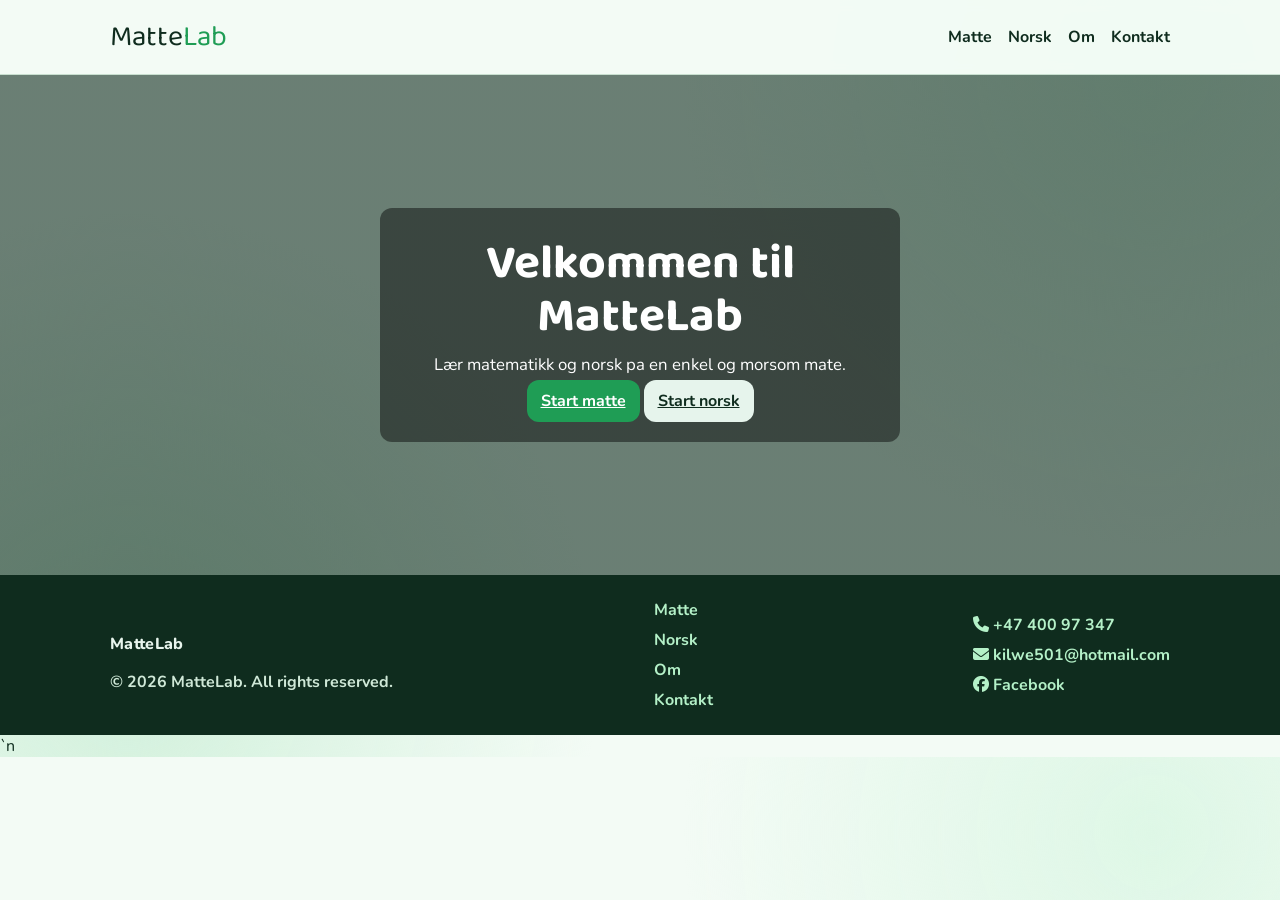
<file: index.html>
﻿<!DOCTYPE html>
<html lang="no">
<head>
  <meta charset="UTF-8">
  <meta name="viewport" content="width=device-width, initial-scale=1.0">
  <title>MatteLab</title>
  <link rel="preconnect" href="https://fonts.googleapis.com">
  <link rel="preconnect" href="https://fonts.gstatic.com" crossorigin>
  <link href="https://fonts.googleapis.com/css2?family=Nunito:wght@400;600;700;800&family=Baloo+2:wght@600;700&display=swap" rel="stylesheet">
  <link rel="stylesheet" href="styles.css">
  <link rel="stylesheet" href="https://cdnjs.cloudflare.com/ajax/libs/font-awesome/6.5.0/css/all.min.css">
</head>
<body>
  <header class="site-header">
    <div class="container row">
      <a class="logo" href="index.html">Matte<span>Lab</span></a>     <button class="menu-toggle" id="menuToggle" aria-label="Meny">☰</button>    <nav class="nav">
        <a href="matte.html">Matte</a>
        <a href="norsk.html">Norsk</a>
        <a href="about.html">Om</a>
        <a href="contact.html">Kontakt</a>
      </nav>
    </div>
  </header>

  <main>
    <section class="hero hero-landing">
      <div class="hero-text">
        <h1>Velkommen til MatteLab</h1>
        <p>Lær matematikk og norsk pa en enkel og morsom mate.</p>
        <div class="cta-grid">
          <a class="btn primary" href="matte.html">Start matte</a>
          <a class="btn" href="norsk.html">Start norsk</a>
        </div>
      </div>
    </section>
  </main>

    <footer class="footer">
    <div class="footer-container">
      <div>
        <p class="footer-brand">MatteLab</p>
        <p class="footer-rights">© 2026 MatteLab. All rights reserved.</p>
      </div>
      <div class="footer-links">
        <a href="matte.html">Matte</a>
        <a href="norsk.html">Norsk</a>
        <a href="about.html">Om</a>
        <a href="contact.html">Kontakt</a>
      </div>
      <div class="footer-contact">
        <a href="tel:+4740097347"><i class="fas fa-phone"></i> +47 400 97 347</a>
        <a href="mailto:kilwe501@hotmail.com"><i class="fas fa-envelope"></i> kilwe501@hotmail.com</a>
        <a href="https://facebook.com" target="_blank"><i class="fab fa-facebook"></i> Facebook</a>
      </div>
    </div>
  </footer>
  <script src="nav.js"></script>`n</body>
</html>
</file>
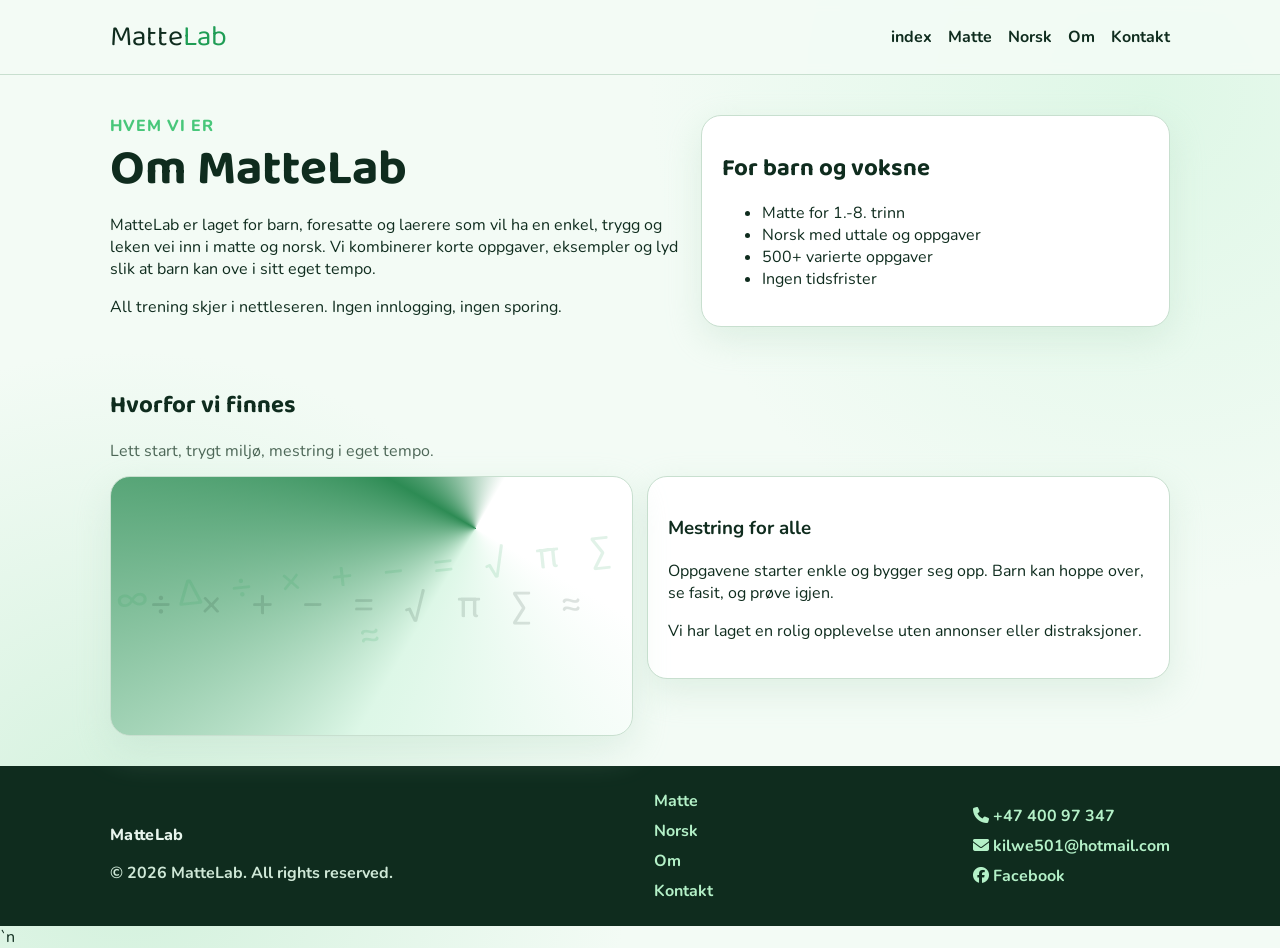
<file: about.html>
﻿<!DOCTYPE html>
<html lang="no">
<head>
  <meta charset="UTF-8">
  <meta name="viewport" content="width=device-width, initial-scale=1.0">
  <title>MatteLab - Om</title>
  <link rel="preconnect" href="https://fonts.googleapis.com">
  <link rel="preconnect" href="https://fonts.gstatic.com" crossorigin>
  <link href="https://fonts.googleapis.com/css2?family=Nunito:wght@400;600;700;800&family=Baloo+2:wght@600;700&display=swap" rel="stylesheet">
  <link rel="stylesheet" href="styles.css">
  <link rel="stylesheet" href="https://cdnjs.cloudflare.com/ajax/libs/font-awesome/6.5.0/css/all.min.css"></head>
<body>
  <header class="site-header">
    <div class="container row">
      <a class="logo" href="index.html">Matte<span>Lab</span></a>     <button class="menu-toggle" id="menuToggle" aria-label="Meny">☰</button>      <nav class="nav">
        <a href="index.html">index</a>
        <a href="matte.html">Matte</a>
        <a href="norsk.html">Norsk</a>
        <a href="about.html">Om</a>
        <a href="contact.html">Kontakt</a>
      </nav>
    </div>
  </header>

  <main>
    <section class="hero container">
      <div class="hero-text">
        <p class="tag">Hvem vi er</p>
        <h1>Om MatteLab</h1>
        <p>MatteLab er laget for barn, foresatte og laerere som vil ha en enkel, trygg og leken vei inn i matte og norsk. Vi kombinerer korte oppgaver, eksempler og lyd slik at barn kan ove i sitt eget tempo.</p>
        <p>All trening skjer i nettleseren. Ingen innlogging, ingen sporing.</p>
      </div>
      <div class="hero-card">
        <h2>For barn og voksne</h2>
        <ul>
          <li>Matte for 1.-8. trinn</li>
          <li>Norsk med uttale og oppgaver</li>
          <li>500+ varierte oppgaver</li>
          <li>Ingen tidsfrister</li>
        </ul>
      </div>
    </section>

    <section class="container section">
      <div class="section-head">
        <h2>Hvorfor vi finnes</h2>
        <p class="hint">Lett start, trygt miljø, mestring i eget tempo.</p>
      </div>
      <div class="dual-grid">
        <div class="hero-cover" aria-hidden="true"></div>
        <div class="hero-card">
          <h3>Mestring for alle</h3>
          <p>Oppgavene starter enkle og bygger seg opp. Barn kan hoppe over, se fasit, og prøve igjen.</p>
          <p>Vi har laget en rolig opplevelse uten annonser eller distraksjoner.</p>
        </div>
      </div>
    </section>
  </main>

    <footer class="footer">
    <div class="footer-container">
      <div>
        <p class="footer-brand">MatteLab</p>
        <p class="footer-rights">© 2026 MatteLab. All rights reserved.</p>
      </div>
      <div class="footer-links">
        <a href="matte.html">Matte</a>
        <a href="norsk.html">Norsk</a>
        <a href="about.html">Om</a>
        <a href="contact.html">Kontakt</a>
      </div>
      <div class="footer-contact">
        <a href="tel:+4740097347"><i class="fas fa-phone"></i> +47 400 97 347</a>
        <a href="mailto:kilwe501@hotmail.com"><i class="fas fa-envelope"></i> kilwe501@hotmail.com</a>
        <a href="https://facebook.com" target="_blank"><i class="fab fa-facebook"></i> Facebook</a>
      </div>
    </div>
  </footer>
  <script src="nav.js"></script>`n</body>
</html>
</file>
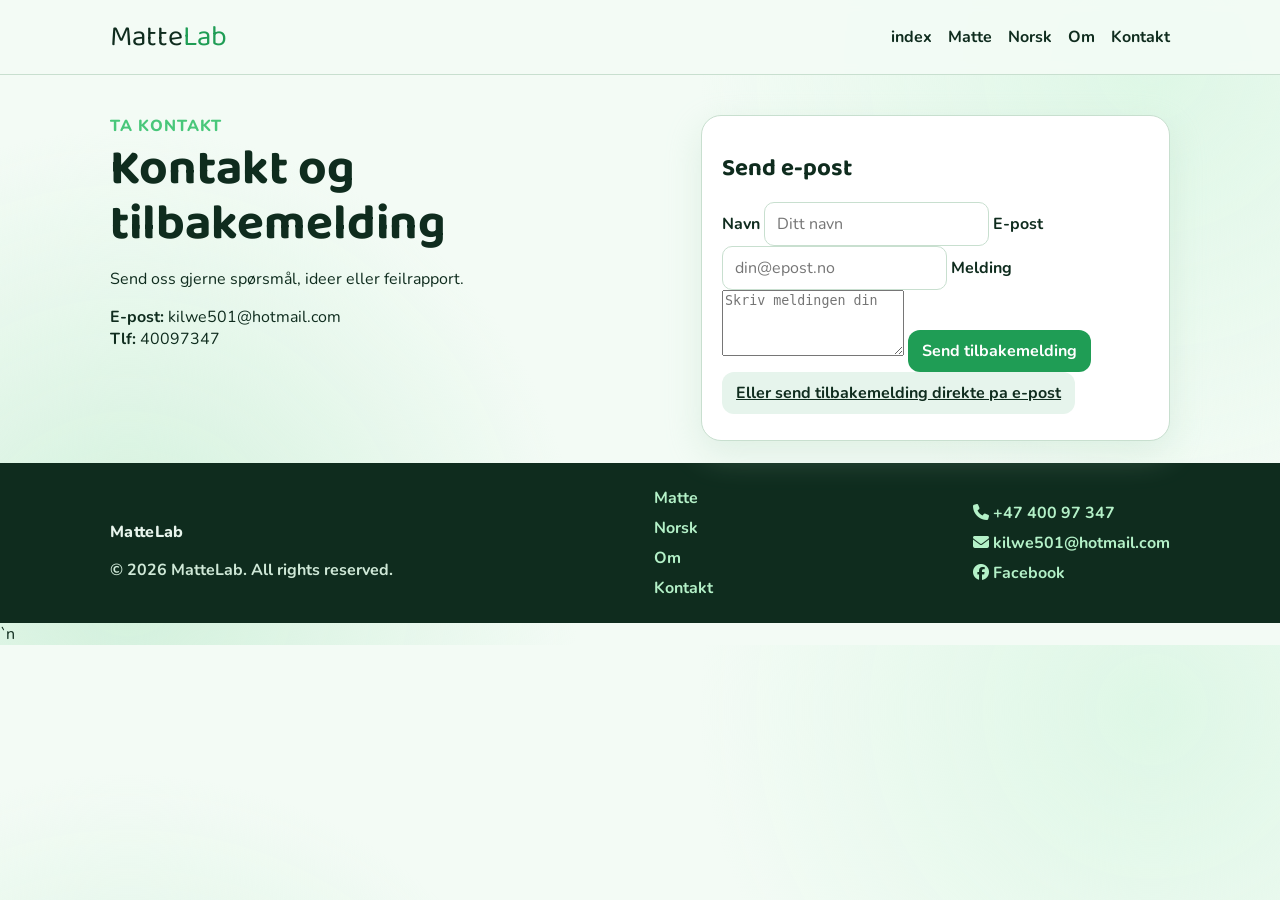
<file: contact.html>
﻿<!DOCTYPE html>
<html lang="no">
<head>
  <meta charset="UTF-8">
  <meta name="viewport" content="width=device-width, initial-scale=1.0">
  <title>MatteLab - Kontakt</title>
  <link rel="preconnect" href="https://fonts.googleapis.com">
  <link rel="preconnect" href="https://fonts.gstatic.com" crossorigin>
  <link href="https://fonts.googleapis.com/css2?family=Nunito:wght@400;600;700;800&family=Baloo+2:wght@600;700&display=swap" rel="stylesheet">
  <link rel="stylesheet" href="styles.css">
  <link rel="stylesheet" href="https://cdnjs.cloudflare.com/ajax/libs/font-awesome/6.5.0/css/all.min.css"></head>
<body>
  <header class="site-header">
    <div class="container row">
      <a class="logo" href="index.html">Matte<span>Lab</span></a>
      <button class="menu-toggle" id="menuToggle" aria-label="Meny">☰</button>
      <nav class="nav">
        <a href="index.html">index</a>
        <a href="matte.html">Matte</a>
        <a href="norsk.html">Norsk</a>
        <a href="about.html">Om</a>
        <a href="contact.html">Kontakt</a>
      </nav>
    </div>
  </header>

  <main>
    <section class="hero container">
      <div class="hero-text">
        <p class="tag">Ta kontakt</p>
        <h1>Kontakt og tilbakemelding</h1>
        <p>Send oss gjerne spørsmål, ideer eller feilrapport.</p>
        <p><strong>E-post:</strong> kilwe501@hotmail.com<br>
           <strong>Tlf:</strong> 40097347</p>
      </div>
      <div class="hero-card">
        <h2>Send e-post</h2>
        <form action="mailto:kilwe501@hotmail.com" method="post" enctype="text/plain" class="control-grid">
          <label for="cName">Navn</label>
          <input id="cName" name="navn" placeholder="Ditt navn" required>
          <label for="cEmail">E-post</label>
          <input id="cEmail" name="epost" type="email" placeholder="din@epost.no" required>
          <label for="cMsg">Melding</label>
          <textarea id="cMsg" name="melding" rows="4" placeholder="Skriv meldingen din" required></textarea>
          <button class="btn primary" type="submit">Send tilbakemelding</button>
        </form>
        <p style="margin-top:10px;"><a class="btn" href="mailto:kilwe501@hotmail.com?subject=tilbakemelding">Eller send tilbakemelding direkte pa e‑post</a></p>
      </div>
    </section>
  </main>

    <footer class="footer">
    <div class="footer-container">
      <div>
        <p class="footer-brand">MatteLab</p>
        <p class="footer-rights">© 2026 MatteLab. All rights reserved.</p>
      </div>
      <div class="footer-links">
        <a href="matte.html">Matte</a>
        <a href="norsk.html">Norsk</a>
        <a href="about.html">Om</a>
        <a href="contact.html">Kontakt</a>
      </div>
      <div class="footer-contact">
        <a href="tel:+4740097347"><i class="fas fa-phone"></i> +47 400 97 347</a>
        <a href="mailto:kilwe501@hotmail.com"><i class="fas fa-envelope"></i> kilwe501@hotmail.com</a>
        <a href="https://facebook.com" target="_blank"><i class="fab fa-facebook"></i> Facebook</a>
      </div>
    </div>
  </footer>
  <script src="nav.js"></script>`n</body>
</html>
</file>
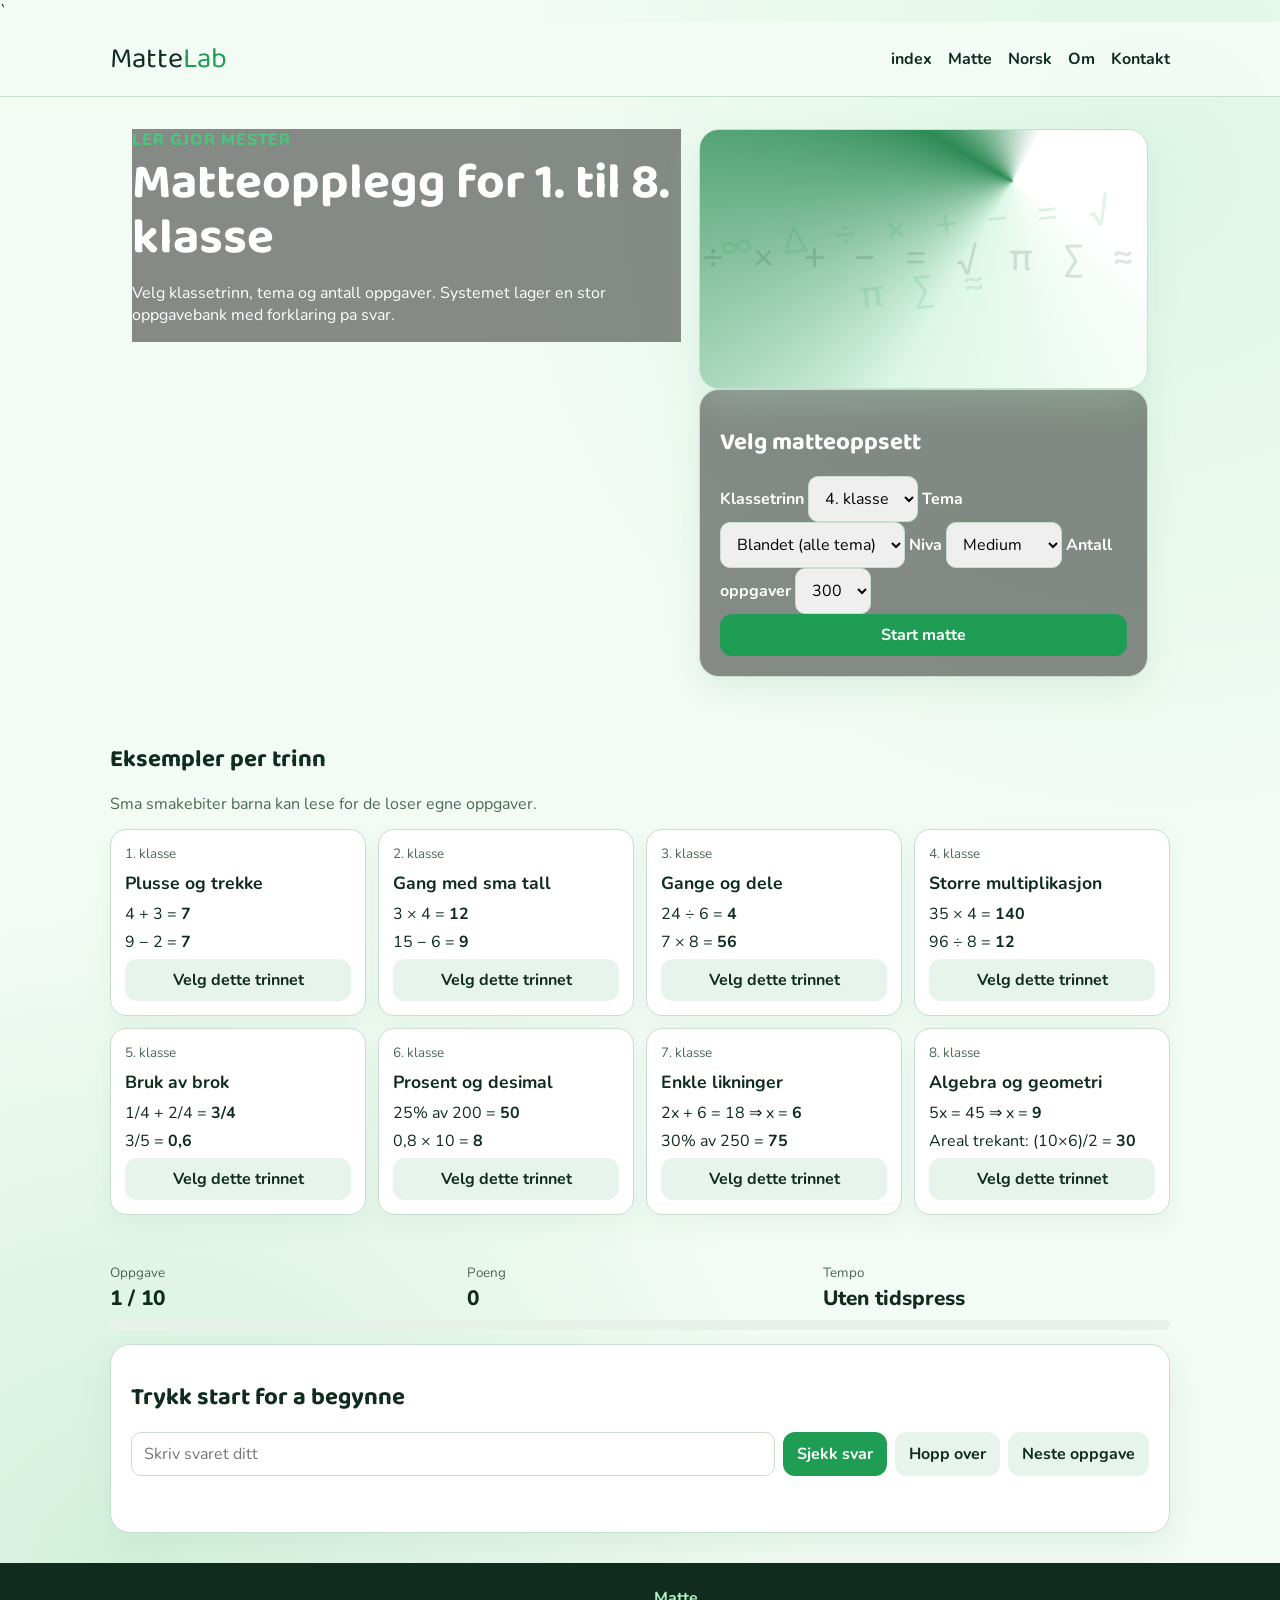
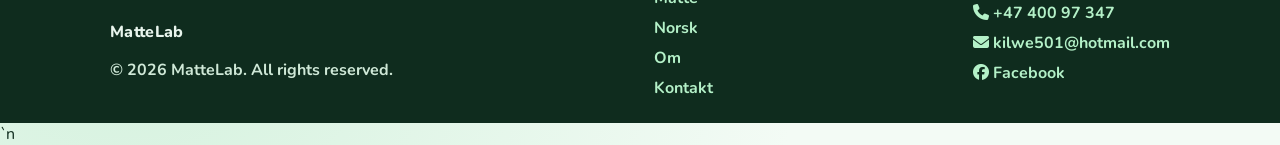
<file: matte.html>
﻿<!DOCTYPE html>
<html lang="no">
<head>
  <meta charset="UTF-8">
  <meta name="viewport" content="width=device-width, initial-scale=1.0">
  <title>MatteLab - Matte</title>
  <link rel="preconnect" href="https://fonts.googleapis.com">
  <link rel="preconnect" href="https://fonts.gstatic.com" crossorigin>
  <link href="https://fonts.googleapis.com/css2?family=Nunito:wght@400;600;700;800&family=Baloo+2:wght@600;700&display=swap" rel="stylesheet">
  <link rel="stylesheet" href="styles.css">
  <link rel="stylesheet" href="https://cdnjs.cloudflare.com/ajax/libs/font-awesome/6.5.0/css/all.min.css">`</head>
<body>
  <header class="site-header">
    <div class="container row">
      <a class="logo" href="index.html">Matte<span>Lab</span></a>    <button class="menu-toggle" id="menuToggle" aria-label="Meny">☰</button>      <nav class="nav">
        <a href="index.html">index</a>
        <a href="matte.html">Matte</a>
        <a href="norsk.html">Norsk</a>
        <a href="about.html">Om</a>
        <a href="contact.html">Kontakt</a>
      </nav>
    </div>
  </header>

  <main>
    <section id="start" class="hero hero-matte container">
      <div class="hero-text">
        <p class="tag">Ler gjor mester</p>
        <h1>Matteopplegg for 1. til 8. klasse</h1>
        <p>Velg klassetrinn, tema og antall oppgaver. Systemet lager en stor oppgavebank med forklaring pa svar.</p>
      </div>
      <div class="hero-side">
        <div class="hero-cover" aria-hidden="true"></div>
        <div class="hero-card">
          <h2>Velg matteoppsett</h2>
          <div class="control-grid">
            <label for="gradeSelect">Klassetrinn</label>
            <select id="gradeSelect"></select>

            <label for="topicSelect">Tema</label>
            <select id="topicSelect"></select>

            <label for="difficultySelect">Niva</label>
            <select id="difficultySelect">
              <option value="1">Lett</option>
              <option value="2" selected>Medium</option>
              <option value="3">Vanskelig</option>
            </select>

            <label for="countSelect">Antall oppgaver</label>
            <select id="countSelect">
              <option>10</option>
              <option>25</option>
              <option>50</option>
              <option>100</option>
              <option>150</option>
              <option>200</option>
              <option selected>300</option>
              <option>400</option>
            </select>
          </div>
          <button id="startBtn" class="btn primary" type="button">Start matte</button>
        </div>
      </div>
    </section>

    <section id="eksempler" class="container section">
      <div class="section-head">
        <h2>Eksempler per trinn</h2>
        <p class="hint">Sma smakebiter barna kan lese for de loser egne oppgaver.</p>
      </div>
      <div class="grade-grid">
        <article class="grade-card"><p class="label">1. klasse</p><h3>Plusse og trekke</h3><p class="example">4 + 3 = <strong>7</strong></p><p class="example">9 − 2 = <strong>7</strong></p><button class="btn" data-grade="1">Velg dette trinnet</button></article>
        <article class="grade-card"><p class="label">2. klasse</p><h3>Gang med sma tall</h3><p class="example">3 × 4 = <strong>12</strong></p><p class="example">15 − 6 = <strong>9</strong></p><button class="btn" data-grade="2">Velg dette trinnet</button></article>
        <article class="grade-card"><p class="label">3. klasse</p><h3>Gange og dele</h3><p class="example">24 ÷ 6 = <strong>4</strong></p><p class="example">7 × 8 = <strong>56</strong></p><button class="btn" data-grade="3">Velg dette trinnet</button></article>
        <article class="grade-card"><p class="label">4. klasse</p><h3>Storre multiplikasjon</h3><p class="example">35 × 4 = <strong>140</strong></p><p class="example">96 ÷ 8 = <strong>12</strong></p><button class="btn" data-grade="4">Velg dette trinnet</button></article>
        <article class="grade-card"><p class="label">5. klasse</p><h3>Bruk av brok</h3><p class="example">1/4 + 2/4 = <strong>3/4</strong></p><p class="example">3/5 = <strong>0,6</strong></p><button class="btn" data-grade="5">Velg dette trinnet</button></article>
        <article class="grade-card"><p class="label">6. klasse</p><h3>Prosent og desimal</h3><p class="example">25% av 200 = <strong>50</strong></p><p class="example">0,8 × 10 = <strong>8</strong></p><button class="btn" data-grade="6">Velg dette trinnet</button></article>
        <article class="grade-card"><p class="label">7. klasse</p><h3>Enkle likninger</h3><p class="example">2x + 6 = 18 ⇒ x = <strong>6</strong></p><p class="example">30% av 250 = <strong>75</strong></p><button class="btn" data-grade="7">Velg dette trinnet</button></article>
        <article class="grade-card"><p class="label">8. klasse</p><h3>Algebra og geometri</h3><p class="example">5x = 45 ⇒ x = <strong>9</strong></p><p class="example">Areal trekant: (10×6)/2 = <strong>30</strong></p><button class="btn" data-grade="8">Velg dette trinnet</button></article>
      </div>
    </section>

    <section id="ovelser" class="container section">
      <div class="status-row">
        <div><p class="label">Oppgave</p><p id="progressText" class="value">1 / 10</p></div>
        <div><p class="label">Poeng</p><p id="scoreText" class="value">0</p></div>
        <div><p class="label">Tempo</p><p id="timerText" class="value">Uten tidspress</p></div>
      </div>
      <div class="progress-track" aria-hidden="true"><div id="progressBar" class="progress-bar"></div></div>
      <article class="question-card">
        <h2 id="questionText">Trykk start for a begynne</h2>
        <p id="questionHint" class="hint"></p>
        <div class="answer-row">
          <input id="answerInput" type="text" inputmode="decimal" placeholder="Skriv svaret ditt">
          <button id="submitBtn" class="btn primary" type="button">Sjekk svar</button>
          <button id="skipBtn" class="btn" type="button">Hopp over</button>
          <button id="nextBtn" class="btn" type="button" disabled>Neste oppgave</button>
        </div>
        <p id="feedbackText" class="feedback" aria-live="polite"></p>
      </article>
    </section>

    <section id="resultat" class="container section hidden">
      <article class="result-card">
        <h2>Resultat</h2>
        <p id="resultSummary"></p>
        <ul id="resultStats" class="stats"></ul>
        <button id="restartBtn" class="btn primary" type="button">Ny runde</button>
      </article>
    </section>
  </main>

    <footer class="footer">
    <div class="footer-container">
      <div>
        <p class="footer-brand">MatteLab</p>
        <p class="footer-rights">© 2026 MatteLab. All rights reserved.</p>
      </div>
      <div class="footer-links">
        <a href="matte.html">Matte</a>
        <a href="norsk.html">Norsk</a>
        <a href="about.html">Om</a>
        <a href="contact.html">Kontakt</a>
      </div>
      <div class="footer-contact">
        <a href="tel:+4740097347"><i class="fas fa-phone"></i> +47 400 97 347</a>
        <a href="mailto:kilwe501@hotmail.com"><i class="fas fa-envelope"></i> kilwe501@hotmail.com</a>
        <a href="https://facebook.com" target="_blank"><i class="fab fa-facebook"></i> Facebook</a>
      </div>
    </div>
  </footer>

  <script src="script-matte.js"></script>
  <script src="nav.js"></script>`n</body>
</html>
</file>
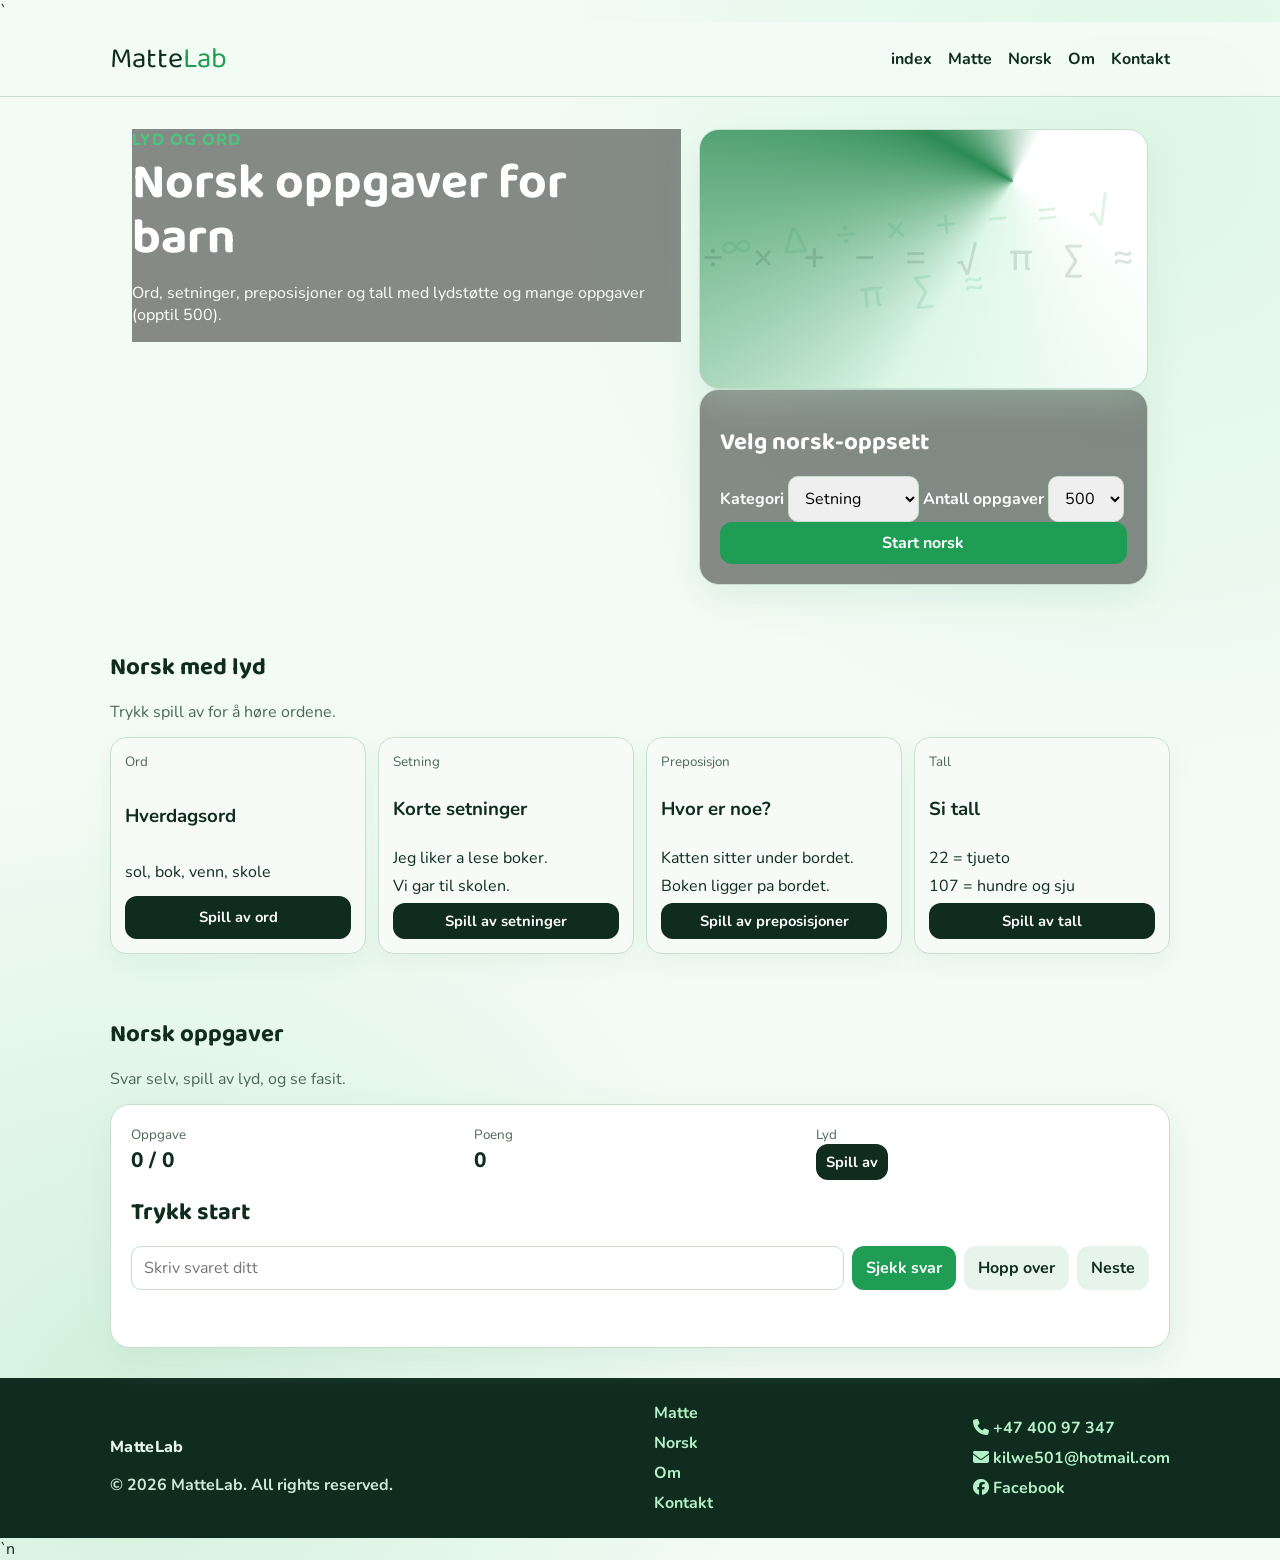
<file: norsk.html>
﻿<!DOCTYPE html>
<html lang="no">
<head>
  <meta charset="UTF-8">
  <meta name="viewport" content="width=device-width, initial-scale=1.0">
  <title>MatteLab - Norsk</title>
  <link rel="preconnect" href="https://fonts.googleapis.com">
  <link rel="preconnect" href="https://fonts.gstatic.com" crossorigin>
  <link href="https://fonts.googleapis.com/css2?family=Nunito:wght@400;600;700;800&family=Baloo+2:wght@600;700&display=swap" rel="stylesheet">
  <link rel="stylesheet" href="styles.css">
  <link rel="stylesheet" href="https://cdnjs.cloudflare.com/ajax/libs/font-awesome/6.5.0/css/all.min.css">`</head>
<body>
  <header class="site-header">
    <div class="container row">
      <a class="logo" href="index.html">Matte<span>Lab</span></a>
      <button class="menu-toggle" id="menuToggle" aria-label="Meny">☰</button>
      <nav class="nav">
        <a href="index.html">index</a>
        <a href="matte.html">Matte</a>
        <a href="norsk.html">Norsk</a>
        <a href="about.html">Om</a>
        <a href="contact.html">Kontakt</a>
      </nav>
    </div>
  </header>

  <main>
    <section class="hero hero-norsk container">
      <div class="hero-text">
        <p class="tag">Lyd og ord</p>
        <h1>Norsk oppgaver for barn</h1>
        <p>Ord, setninger, preposisjoner og tall med lydstøtte og mange oppgaver (opptil 500).</p>
      </div>
      <div class="hero-side">
        <div class="hero-cover" aria-hidden="true"></div>
        <div class="hero-card">
          <h2>Velg norsk-oppsett</h2>
          <div class="control-grid">
            <label for="nCategorySelect">Kategori</label>
            <select id="nCategorySelect">
              <option value="ord">Ord</option>
              <option value="setning" selected>Setning</option>
              <option value="preposisjon">Preposisjon</option>
              <option value="tall">Tall</option>
            </select>
            <label for="nCountSelect">Antall oppgaver</label>
            <select id="nCountSelect">
              <option>10</option>
              <option>25</option>
              <option>50</option>
              <option>100</option>
              <option>200</option>
              <option>300</option>
              <option selected>500</option>
            </select>
          </div>
          <button id="nStartBtn" class="btn primary" type="button">Start norsk</button>
        </div>
      </div>
    </section>

    <section class="container section">
      <div class="section-head">
        <h2>Norsk med lyd</h2>
        <p class="hint">Trykk spill av for å høre ordene.</p>
      </div>
      <div class="lang-grid">
        <article class="lang-card"><p class="label">Ord</p><h3>Hverdagsord</h3><p class="example">sol, bok, venn, skole</p><button class="btn small speak-btn" data-say="sol, bok, venn, skole">Spill av ord</button></article>
        <article class="lang-card"><p class="label">Setning</p><h3>Korte setninger</h3><p class="example">Jeg liker a lese boker.</p><p class="example">Vi gar til skolen.</p><button class="btn small speak-btn" data-say="Jeg liker a lese boker. Vi gar til skolen.">Spill av setninger</button></article>
        <article class="lang-card"><p class="label">Preposisjon</p><h3>Hvor er noe?</h3><p class="example">Katten sitter under bordet.</p><p class="example">Boken ligger pa bordet.</p><button class="btn small speak-btn" data-say="Katten sitter under bordet. Boken ligger pa bordet.">Spill av preposisjoner</button></article>
        <article class="lang-card"><p class="label">Tall</p><h3>Si tall</h3><p class="example">22 = tjueto</p><p class="example">107 = hundre og sju</p><button class="btn small speak-btn" data-say="tjueto. hundre og sju.">Spill av tall</button></article>
      </div>
    </section>

    <section id="norsk-ovelser" class="container section">
      <div class="section-head">
        <h2>Norsk oppgaver</h2>
        <p class="hint">Svar selv, spill av lyd, og se fasit.</p>
      </div>
      <div class="dual-grid">
        <article class="question-card">
          <div class="status-row">
            <div><p class="label">Oppgave</p><p id="nProgressText" class="value">0 / 0</p></div>
            <div><p class="label">Poeng</p><p id="nScoreText" class="value">0</p></div>
            <div><p class="label">Lyd</p><button id="nPlayBtn" class="btn small" type="button">Spill av</button></div>
          </div>
          <h2 id="nQuestionText">Trykk start</h2>
          <p id="nHint" class="hint"></p>
          <div class="answer-row">
            <input id="nAnswerInput" type="text" placeholder="Skriv svaret ditt">
            <button id="nSubmitBtn" class="btn primary" type="button">Sjekk svar</button>
            <button id="nSkipBtn" class="btn" type="button">Hopp over</button>
            <button id="nNextBtn" class="btn" type="button" disabled>Neste</button>
          </div>
          <p id="nFeedback" class="feedback" aria-live="polite"></p>
        </article>
      </div>
    </section>
  </main>

    <footer class="footer">
    <div class="footer-container">
      <div>
        <p class="footer-brand">MatteLab</p>
        <p class="footer-rights">© 2026 MatteLab. All rights reserved.</p>
      </div>
      <div class="footer-links">
        <a href="matte.html">Matte</a>
        <a href="norsk.html">Norsk</a>
        <a href="about.html">Om</a>
        <a href="contact.html">Kontakt</a>
      </div>
      <div class="footer-contact">
        <a href="tel:+4740097347"><i class="fas fa-phone"></i> +47 400 97 347</a>
        <a href="mailto:kilwe501@hotmail.com"><i class="fas fa-envelope"></i> kilwe501@hotmail.com</a>
        <a href="https://facebook.com" target="_blank"><i class="fab fa-facebook"></i> Facebook</a>
      </div>
    </div>
  </footer>

  <script src="script-norsk.js"></script>
  <script src="nav.js"></script>`n</body>
</html>
</file>
<file: styles.css>
﻿:root {
  --bg: #f3fbf5;
  --bg-soft: #e3f2e8;
  --ink: #0f2c1e;
  --muted: #4d6757;
  --line: #c8dfcf;
  --accent: #1f9d55;
  --accent-2: #48c77a;
  --card: #ffffff;
  --ok: #0c9a46;
  --bad: #c7363a;
}

* {
  box-sizing: border-box;
}

body {
  margin: 0;
  color: var(--ink);
  font-family: 'Nunito', sans-serif;
  background:
    radial-gradient(circle at 90% 10%, #def7e6 0%, transparent 35%),
    radial-gradient(circle at 10% 90%, #d2f1dc 0%, transparent 35%),
    var(--bg);
}

.container {
  width: min(1060px, 92vw);
  margin: 0 auto;
}

.site-header {
  position: sticky;
  top: 0;
  z-index: 10;
  border-bottom: 1px solid var(--line);
  background: #f3fbf5e6;
  backdrop-filter: blur(6px);
}

.row {
  display: flex;
  justify-content: space-between;
  align-items: center;
  gap: 16px;
  padding: 14px 0;
}

.logo {
  font-family: 'Baloo 2', cursive;
  font-size: 1.8rem;
  text-decoration: none;
  color: var(--ink);
}

.logo span {
  color: var(--accent);
}

.nav {
  display: flex;
  gap: 16px;
}

.nav a {
  text-decoration: none;
  color: var(--ink);
  font-weight: 700;
}

.hero {
  display: grid;
  grid-template-columns: minmax(0,1.1fr) minmax(280px,0.9fr);
  gap: 18px;
  align-items: start;
  padding: 40px 0 22px;
}

.tag {
  margin: 0;
  letter-spacing: 0.06em;
  text-transform: uppercase;
  color: var(--accent-2);
  font-weight: 800;
}

h1,
h2 {
  font-family: 'Baloo 2', cursive;
  line-height: 1.1;
}

h1 {
  margin: 6px 0;
  font-size: clamp(2rem, 5vw, 3.1rem);
}

.hero-card,
.question-card,
.result-card {
  border: 1px solid var(--line);
  border-radius: 20px;
  background: var(--card);
  box-shadow: 0 12px 35px #b3d7c055;
  padding: 20px;
}

\n\n.cta-grid {\n  display: grid;\n  grid-template-columns: repeat(auto-fit, minmax(180px, 1fr));\n  gap: 10px;\n  margin-top: 12px;\n}\n
.hero-side {
  display: grid;
  gap: 12px;
}

.hero-cover {
  position: relative;
  border-radius: 20px;
  border: 1px solid var(--line);
  background:
    conic-gradient(from 120deg at 70% 20%, #ffffff 0deg, #ddf7e7 90deg, #2d8b54 180deg, #ffffff 270deg),
    linear-gradient(135deg, #e6f7ed, #d1f0db);
  min-height: 260px;
  overflow: hidden;
  box-shadow: 0 14px 36px #b4d7c455;
}

.hero-cover::before,
.hero-cover::after {
  content: '÷ × + − = √ π ∑ ≈';
  position: absolute;
  inset: 0;
  display: grid;
  place-items: center;
  font-family: 'Baloo 2', cursive;
  font-size: clamp(1.6rem, 4vw, 2.6rem);
  color: #0f2c1e22;
  letter-spacing: 0.25em;
  line-height: 1.5;
  text-align: center;
}

.hero-cover::after {
  content: '∞ ∆ ÷ × + − = √ π ∑ ≈';
  transform: rotate(-6deg);
  color: #1f9d5522;
}

label {
  font-weight: 700;
}

select,
input,
button {
  font: inherit;
}

select,
input {
  border: 1px solid var(--line);
  border-radius: 10px;
  padding: 10px 12px;
}

.btn {
  border: 0;
  border-radius: 12px;
  padding: 10px 14px;
  cursor: pointer;
  background: #e6f4ec;
  color: var(--ink);
  font-weight: 700;
}

.btn.primary {
  background: var(--accent);
  color: #fff;
}

.section {
  padding: 18px 0 30px;
}

.hidden {
  display: none;
}

.status-row {
  display: grid;
  grid-template-columns: repeat(3, 1fr);
  gap: 10px;
  margin-bottom: 8px;
}

.label {
  margin: 0;
  font-size: 0.84rem;
  color: var(--muted);
}

.value {
  margin: 2px 0 0;
  font-size: 1.3rem;
  font-weight: 800;
}

.progress-track {
  height: 10px;
  border-radius: 999px;
  background: #e8f2eb;
  overflow: hidden;
  margin-bottom: 14px;
}

.progress-bar {
  width: 0%;
  height: 100%;
  background: linear-gradient(90deg, var(--accent-2), var(--accent));
  transition: width 0.2s;
}

.hint {
  color: var(--muted);
  margin: 4px 0 14px;
}

.answer-row {
  display: grid;
  grid-template-columns: 1fr auto auto auto;
  gap: 8px;
}

.feedback {
  min-height: 1.4rem;
  margin: 14px 0 0;
  font-weight: 700;
}

.feedback.ok {
  color: var(--ok);
}

.feedback.bad {
  color: var(--bad);
}

.stats {
  margin: 0;
  padding-left: 18px;
}

.site-footer {
  border-top: 1px solid var(--line);
  margin-top: 20px;
  padding: 14px 0;
}

@media (max-width: 860px) {
  .hero {
    grid-template-columns: 1fr;
  }

  .answer-row {
    grid-template-columns: 1fr;
  }

  .nav {
    display: none;
  }

  .status-row {
    grid-template-columns: 1fr;
  }
}

@media (max-width: 520px) {
  .header-row,
  .row {
    flex-wrap: wrap;
  }

  .hero {
    padding: 28px 0 14px;
  }

  .hero-card,
  .hero-cover,
  .question-card {
    border-radius: 16px;
  }

  .answer-row button {
    width: 100%;
  }
}

.grade-grid {
  display: grid;
  grid-template-columns: repeat(auto-fill, minmax(210px, 1fr));
  gap: 12px;
  margin-top: 12px;
}

.grade-card {
  border: 1px solid var(--line);
  border-radius: 16px;
  padding: 14px;
  background: var(--card);
  box-shadow: 0 10px 24px #b3d7c033;
  display: grid;
  gap: 6px;
}

.grade-card h3 {
  margin: 2px 0;
  font-size: 1.1rem;
}

.example {
  margin: 0;
  color: var(--ink);
}
.lang-grid {
  display: grid;
  grid-template-columns: repeat(auto-fill, minmax(220px, 1fr));
  gap: 12px;
  margin-top: 12px;
}

.lang-card {
  border: 1px solid var(--line);
  border-radius: 16px;
  padding: 14px;
  background: #f7fbf8;
  box-shadow: 0 10px 24px #b3d7c033;
  display: grid;
  gap: 6px;
}

.btn.small {
  padding: 8px 10px;
  font-size: 0.92rem;
  background: var(--ink);
  color: #fff;
}
.dual-grid {
  display: grid;
  grid-template-columns: repeat(auto-fit, minmax(280px, 1fr));
  gap: 14px;
  align-items: start;
}
.footer-grid {\n  display: grid;\n  grid-template-columns: repeat(auto-fit, minmax(220px, 1fr));\n  gap: 12px;\n  align-items: start;\n}\n.footer-grid a { color: var(--ink); text-decoration: none; }\n.footer-grid a:hover { text-decoration: underline; }\n
.site-footer a { color: var(--ink); text-decoration: none; }
.site-footer a:hover { text-decoration: underline; }
\ntextarea {\n  border: 1px solid var(--line);\n  border-radius: 10px;\n  padding: 10px 12px;\n  font: inherit;\n  resize: vertical;\n}\n

\n.simple-footer { background: var(--bg-soft); border-top: 1px solid var(--line); }\n.simple-footer p { margin: 10px 0; font-weight: 700; color: var(--ink); }\n
.footer { background: linear-gradient(120deg, #d8f4df, #b6e9c4); border-top: 1px solid #9fd5af; padding: 16px 0; }
.footer-container { width: min(1060px, 92vw); margin: 0 auto; display: flex; flex-wrap: wrap; justify-content: space-between; align-items: center; gap: 10px; }
.footer-contact {
  display: flex;
  gap: 14px;
  align-items: center;
}
.footer-contact a {
  color: var(--accent);
  font-weight: 700;
  text-decoration: none;
}
.footer-contact a:hover {
  text-decoration: underline;
}
.footer-rights { margin: 0; color: #0f2c1e; font-weight: 700; text-align: right; }
\n.footer { background: linear-gradient(120deg, #d8f4df, #b6e9c4); border-top: 1px solid #9fd5af; padding: 16px 0; }\n.footer-container { width: min(1060px, 92vw); margin: 0 auto; display: flex; flex-wrap: wrap; justify-content: space-between; align-items: center; gap: 10px; }\n.footer-contact a { color: #0f2c1e; font-weight: 800; text-decoration: none; }\n.footer-contact a:hover { text-decoration: underline; }\n.footer-rights { margin: 0; color: #0f2c1e; font-weight: 700; text-align: right; }\n

.hero-illustration {
  border-radius: 20px;
  min-height: 280px;
  background: linear-gradient(135deg, #c4efd7, #e7f9ee);
  border: 1px solid var(--line);
  box-shadow: 0 14px 36px #b4d7c455;
  background-image: url('https://images.unsplash.com/photo-1509062522246-3755977927d7?auto=format&fit=crop&w=900&q=80');
  background-size: cover;
  background-position: center;
}
@media (max-width: 680px) {
  .hero-illustration { min-height: 220px; }
}
.hero-landing {
  height: 500px;
  background-image: linear-gradient(120deg, #0f2c1e99, #0f2c1e99), url('https://images.unsplash.com/photo-1503454537195-1dcabb73ffb9?auto=format&fit=crop&w=1200&q=80');
  background-size: cover;
  background-position: center;
  display: flex;
  align-items: center;
  justify-content: center;
  text-align: center;
  padding: 20px;
  color: #fff;
}
.hero-landing .hero-text {
  background: rgba(0,0,0,0.45);
  padding: 30px;
  border-radius: 12px;
  max-width: 520px;
}
.hero-landing h1 { font-size: clamp(2rem, 6vw, 3rem); margin: 0 0 10px; }
.hero-landing p { font-size: 1.05rem; margin: 0 0 14px; }
.hero-landing .btn { width: 100%; text-align: center; }
.hero-landing .cta-grid { grid-template-columns: repeat(auto-fit, minmax(160px, 1fr)); }
.hero-matte {\n  background-image: linear-gradient(120deg, #0f2c1e99, #0f2c1e66), url('https://images.unsplash.com/photo-1523475472560-d2df97ec485c?auto=format&fit=crop&w=1200&q=80');
  background-size: cover;
  background-position: center;
  border-radius: 20px;
  padding: 32px 22px;
}
.hero-matte .hero-text,
.hero-matte .hero-card {
  background: rgba(0,0,0,0.45);
  color: #fff;
}
.hero-matte .btn { width: 100%; text-align: center; }
@media (max-width: 680px) {
  .hero-matte { padding: 24px 16px; }
}
.hero-norsk {\n  background-image: linear-gradient(120deg, #0f2c1e99, #0f2c1e66), url('https://images.unsplash.com/photo-1503454537195-1dcabb73ffb9?auto=format&fit=crop&w=1200&q=80');
  background-size: cover;
  background-position: center;
  border-radius: 20px;
  padding: 32px 22px;
}
.hero-norsk .hero-text,
.hero-norsk .hero-card {
  background: rgba(0,0,0,0.45);
  color: #fff;
}
.hero-norsk .btn { width: 100%; text-align: center; }
@media (max-width: 680px) {
  .hero-norsk { padding: 24px 16px; }
}



.footer {
  background: #0f2c1e;
  color: #e8f5ed;
  padding: 24px 0;
}
.footer-container {
  width: min(1060px, 92vw);
  margin: 0 auto;
  display: flex;
  flex-wrap: wrap;
  justify-content: space-between;
  gap: 16px;
}
.footer-brand {
  font-weight: 800;
  letter-spacing: 0.02em;
}
.footer-links,
.footer-contact {
  display: grid;
  gap: 8px;
}
.footer a {
  color: #b4f1c8;
  text-decoration: none;
  font-weight: 700;
}
.footer a:hover {
  color: #8ae5ad;
  text-decoration: underline;
}
.footer-rights {
  margin: 8px 0 0;
  color: #cfe8d7;
}
@media (max-width: 720px) {
  .footer-container { flex-direction: column; align-items: flex-start; }
}
.menu-toggle {
  display: none;
  background: #0f2c1e;
  color: #e8f5ed;
  border: 1px solid #0f2c1e;
  border-radius: 8px;
  padding: 8px 12px;
  font-size: 1rem;
  cursor: pointer;
}

@media (max-width: 860px) {
  .menu-toggle { display: block; }
  .nav { display: none; width: 100%; flex-direction: column; gap: 8px; padding: 10px 0; }
  .nav.open { display: flex; }
  .header-row, .row { align-items: flex-start; }
}
</file>
